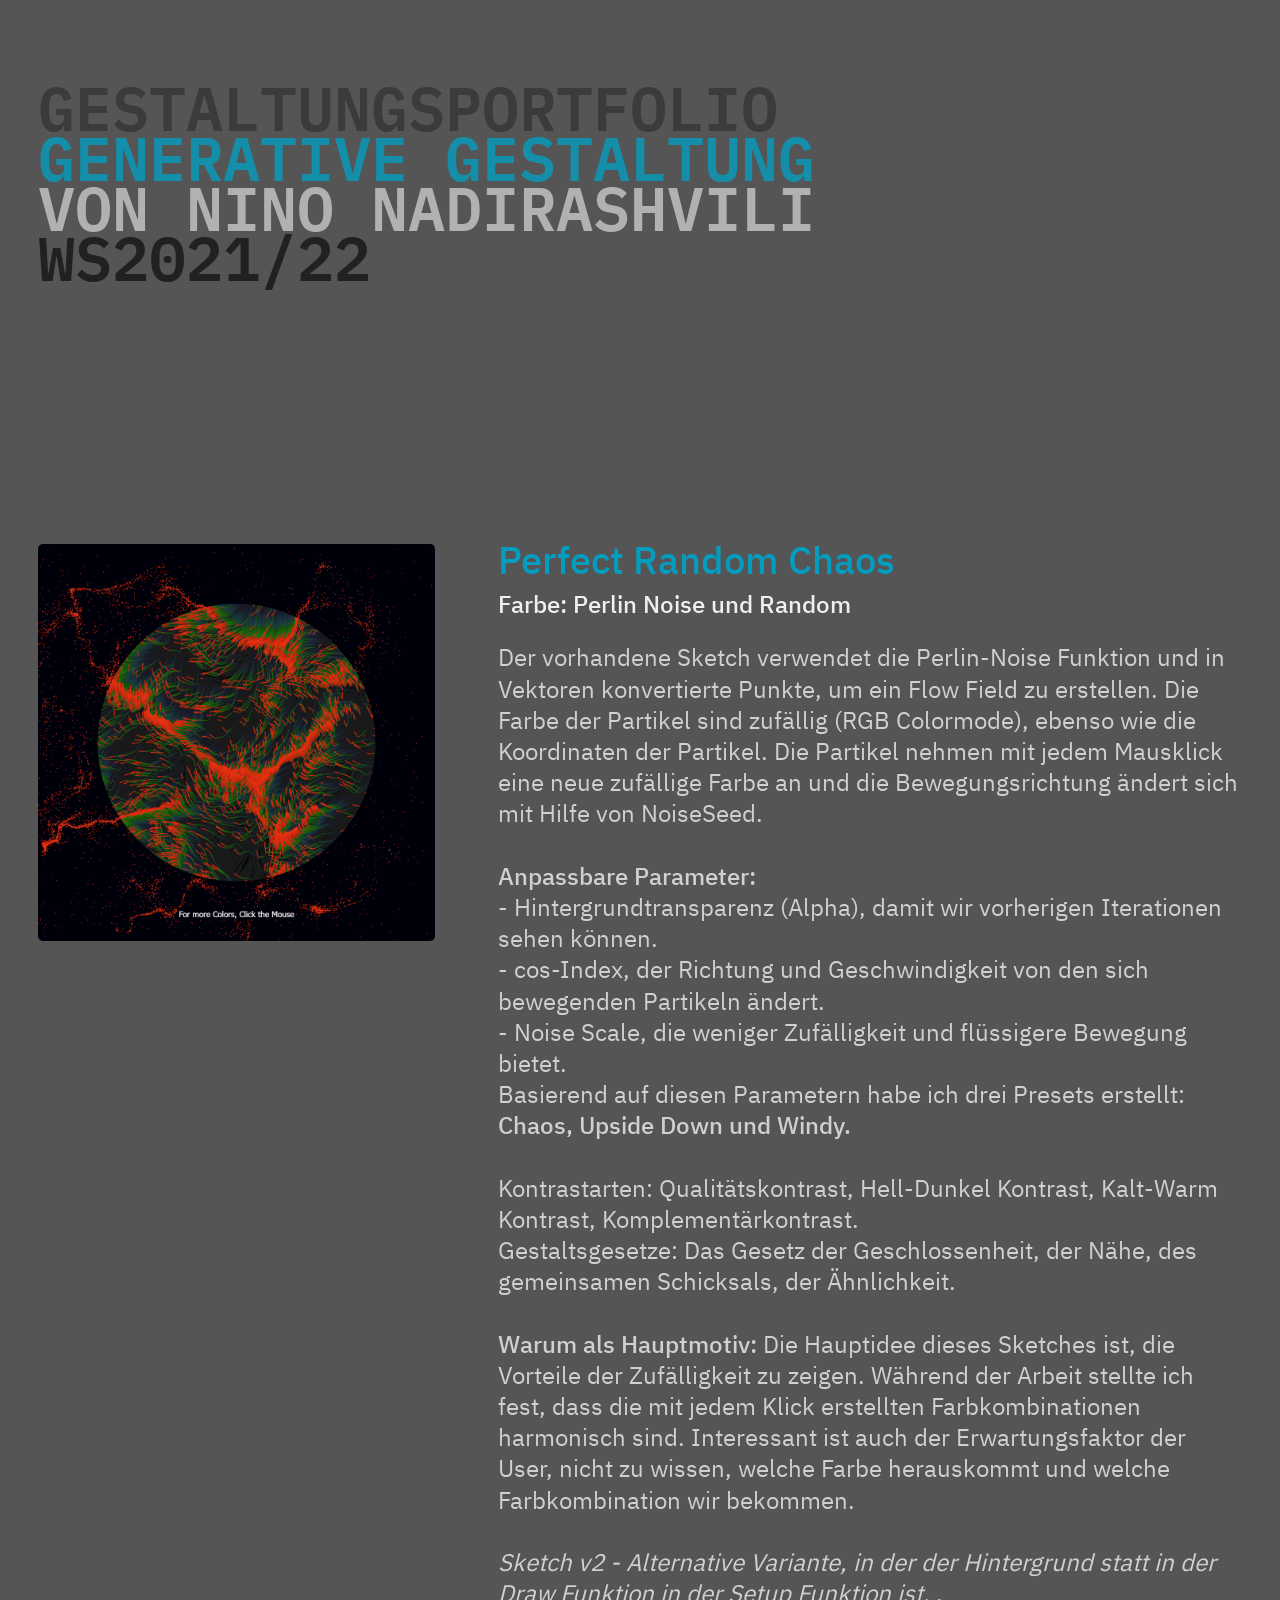
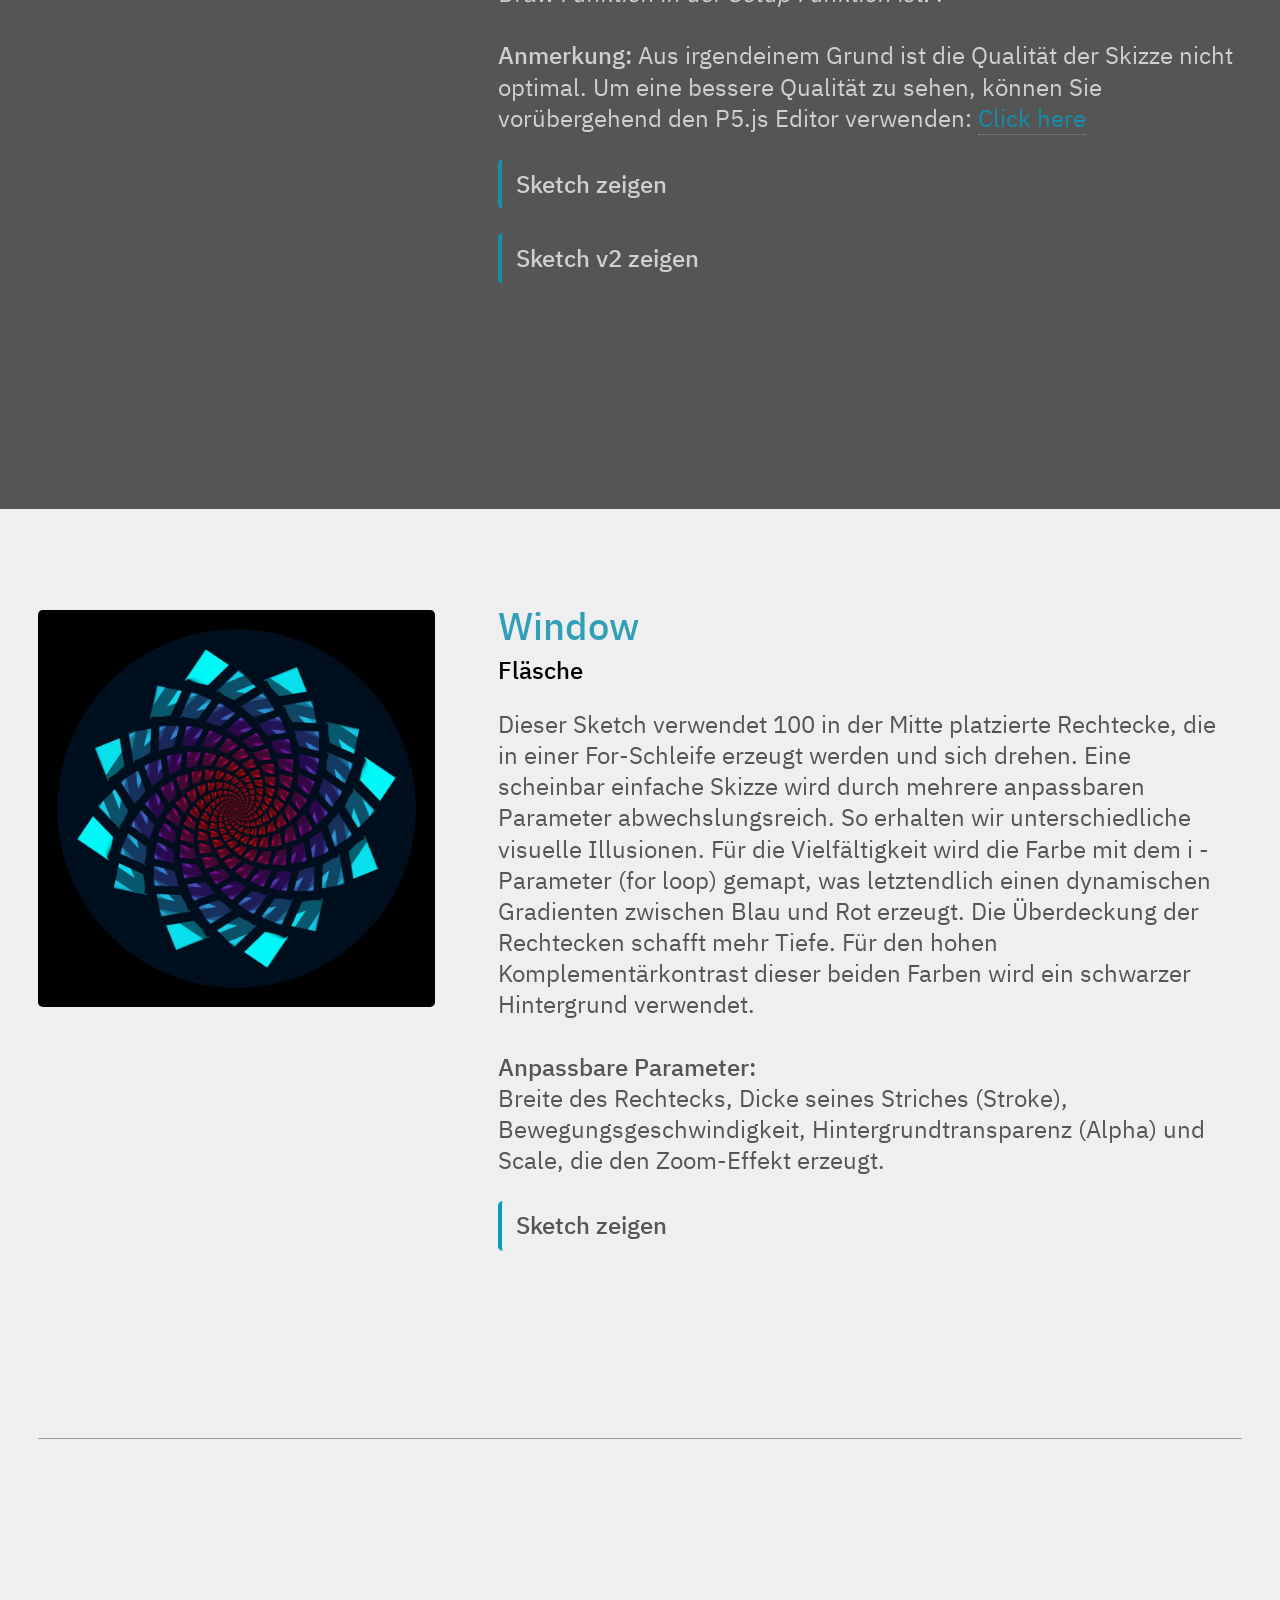
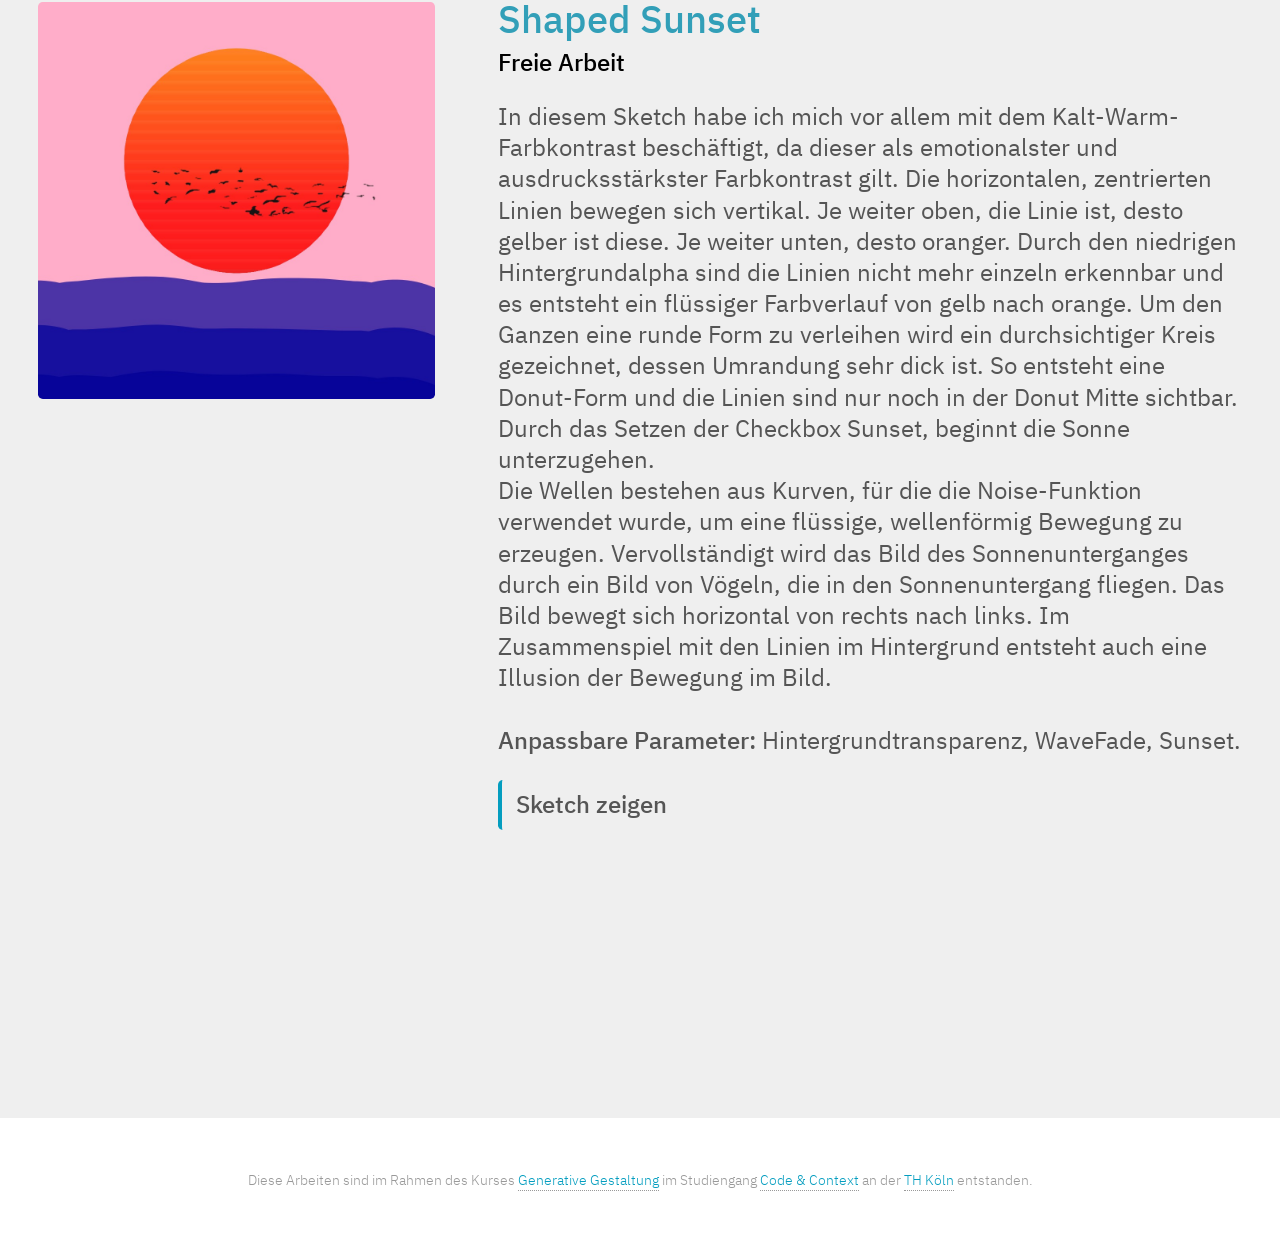
<file: index.html>
<!doctype html>
<html lang="de">

<!-- ############################################################################ 

Kurs «Generative Gestaltung» an der TH Köln
Christian Noss
christian.noss@th-koeln.de
https://twitter.com/cnoss
https://cnoss.github.io/generative-gestaltung/
    
############################################################################ -->

<head>

  <meta charset="utf-8">
  <meta name="viewport" content="width=device-width,initial-scale=1.0">
  <title>Portfolio Generative Gestaltung von Nino (Nutsa) Nadirashvili</title>
  <link rel="shortcut icon" type="image/x-icon" href="assets/img/favicon.ico">

  <!-- Custom Styles -->
  <link rel="stylesheet" href="assets/css/portfolio/010-resets.css">
  <link rel="stylesheet" href="assets/css/portfolio/020-base.css">
  <link rel="stylesheet" href="assets/css/portfolio/030-layout.css">
  <link rel="stylesheet" href="assets/css/portfolio/040-modules.css">
  <link rel="stylesheet" href="assets/css/portfolio/050-addons.css">

</head>

<body>

  <header id="l-mainHeader">
    <h1 class="l-mainHeader-title">
      <span class="l-mainHeader-title__content">Gestaltungsportfolio</span>
      <span class="l-mainHeader-title__context">Generative Gestaltung</span>
      <span class="l-mainHeader-title__author">von Nino Nadirashvili</span>
      <span class="l-mainHeader-title__year">ws2021/22</span>
    </h1>

    <div class="l-hauptmotiv">
      <!-- ContentBlock 
          ####################################################################-->
        <figure class="m-portfolioItem">
          <img class="m-portfolioItem-image" src="result-farbe/hauptmotiv - farbe.png">
          <figcaption>
            <h2 class="m-portfolioItem-title">Perfect Random Chaos</h2>
            <h3 class="m-portfolioItem-subtitle">Farbe: Perlin Noise und Random</h3>
            <p>Der vorhandene Sketch verwendet die Perlin-Noise Funktion und in Vektoren konvertierte Punkte, um ein Flow Field zu erstellen. Die Farbe der Partikel 
              sind zufällig (RGB Colormode), ebenso wie die Koordinaten der Partikel. Die Partikel nehmen mit jedem Mausklick eine neue zufällige Farbe an und die 
              Bewegungsrichtung ändert sich mit Hilfe von NoiseSeed. <br><br>
              <b>Anpassbare Parameter:</b><br>
              - Hintergrundtransparenz (Alpha), damit wir vorherigen Iterationen sehen können.<br>
              - cos-Index, der Richtung und Geschwindigkeit von den sich bewegenden Partikeln ändert.<br>
              - Noise Scale, die weniger Zufälligkeit und flüssigere Bewegung bietet. <br>
              Basierend auf diesen Parametern habe ich drei Presets erstellt: <b>Chaos, Upside Down und Windy.</b> <br><br>
              Kontrastarten: Qualitätskontrast, Hell-Dunkel Kontrast, Kalt-Warm Kontrast, Komplementärkontrast. <br>
              Gestaltsgesetze: Das Gesetz der Geschlossenheit,  der Nähe, des gemeinsamen Schicksals,  der Ähnlichkeit.<br><br>
              <b>Warum als Hauptmotiv:</b> Die Hauptidee dieses Sketches ist, die Vorteile der Zufälligkeit zu zeigen. Während der Arbeit stellte ich fest, dass 
              die mit jedem Klick erstellten Farbkombinationen harmonisch sind. Interessant ist auch der Erwartungsfaktor der User, nicht zu wissen, welche Farbe 
              herauskommt und welche Farbkombination wir bekommen. <br><br>
              <i>Sketch v2 - Alternative Variante, in der der Hintergrund statt in der Draw Funktion in der Setup Funktion ist.</i>
              .<br><br>
              <b>Anmerkung:</b> Aus irgendeinem Grund ist die Qualität der Skizze nicht optimal. Um eine bessere Qualität zu sehen, können Sie 
              vorübergehend den P5.js Editor verwenden: <a href="https://editor.p5js.org/Nutsanadirashvili/full/SLV8mmsAn"> Click here </a></p>
            <p></p>
            <p></p>
            <p><a class="m-linkButton m-linkButton--invers" href="result-farbe/index.html">Sketch zeigen</a></p>
            <p><a class="m-linkButton m-linkButton--invers" href="result-farbe/index v2.html">Sketch v2 zeigen</a></p>
          </figcaption>
        </figure>
    </div>
  </header>

  <main id="l-mainContent">
    <div class="l-grid-for-large-items">

      <!-- ContentBlock 
        ####################################################################-->
      <figure class="m-portfolioItem">
        <img class="m-portfolioItem-image" src="result-punkt-linie-flaeche/flaeche.jpg">
        <figcaption>
          <h2 class="m-portfolioItem-title">Window</h2>
          <h3 class="m-portfolioItem-subtitle">Fläsche</h3> 
          <p>Dieser Sketch verwendet 100 in der Mitte platzierte Rechtecke, die in einer For-Schleife erzeugt werden und sich drehen. Eine scheinbar einfache Skizze 
            wird durch mehrere anpassbaren Parameter abwechslungsreich. So erhalten wir unterschiedliche visuelle Illusionen. Für die Vielfältigkeit wird die Farbe 
            mit dem i - Parameter (for loop) gemapt, was letztendlich einen dynamischen Gradienten zwischen Blau und Rot erzeugt. Die Überdeckung der Rechtecken schafft
             mehr Tiefe. Für den hohen Komplementärkontrast dieser beiden Farben wird ein schwarzer Hintergrund verwendet.<br><br>
             <b>Anpassbare Parameter:</b><br>
             Breite des Rechtecks, Dicke seines Striches (Stroke), Bewegungsgeschwindigkeit, Hintergrundtransparenz (Alpha) und Scale, die den Zoom-Effekt erzeugt. 
            </p>
          <p><a class="m-linkButton" href="result-punkt-linie-flaeche/index.html">Sketch zeigen</a></p>
                
        </figcaption>
      </figure>

      <!-- ContentBlock 
        ####################################################################-->
      <figure class="m-portfolioItem">
        <img class="m-portfolioItem-image" src="result-freie-arbeit/freie_arbeit.jpg">
        <figcaption>
          <h2 class="m-portfolioItem-title">Shaped Sunset</h2>
          <h3 class="m-portfolioItem-subtitle">Freie Arbeit</h3>
          <p>In diesem Sketch habe ich mich vor allem mit dem Kalt-Warm-Farbkontrast beschäftigt, da dieser als emotionalster und ausdrucksstärkster Farbkontrast gilt. 
            Die horizontalen, zentrierten Linien bewegen sich vertikal. Je weiter oben, die Linie ist, desto gelber ist diese. Je weiter unten, desto oranger.
            Durch den niedrigen Hintergrundalpha sind die Linien nicht mehr einzeln erkennbar und es entsteht ein flüssiger Farbverlauf von gelb nach orange. Um den 
            Ganzen eine runde Form zu verleihen wird ein durchsichtiger Kreis gezeichnet, dessen Umrandung sehr dick ist. So entsteht eine Donut-Form und die Linien 
            sind nur noch in der Donut Mitte sichtbar. Durch das Setzen der Checkbox Sunset, beginnt die Sonne unterzugehen.<br>
            Die Wellen bestehen aus Kurven, für die die Noise-Funktion verwendet wurde, um eine flüssige, wellenförmig Bewegung zu erzeugen. Vervollständigt wird das 
            Bild des Sonnenunterganges durch ein Bild von Vögeln, die in den Sonnenuntergang fliegen. Das Bild bewegt sich horizontal von rechts nach links. 
            Im Zusammenspiel mit den Linien im Hintergrund entsteht auch eine Illusion der Bewegung im Bild. <br><br>
            <b>Anpassbare Parameter:</b>
            Hintergrundtransparenz, WaveFade, Sunset.</p>

          <p><a class="m-linkButton" href="result-freie-arbeit/">Sketch zeigen</a></p>
        </figcaption>
      </figure>
    </div>

  </main>

  <footer id="l-mainFooter">
    <p>
      Diese Arbeiten sind im Rahmen des Kurses <a href="https://cnoss.github.io/generative-gestaltung/">Generative
        Gestaltung</a> im Studiengang <a href="https://coco.study/">Code & Context</a> an der <a
        href="https://www.th-koeln.de/">TH Köln</a> entstanden.
    </p>
  </footer>

</body>

</html>
</file>
<file: assets/css/portfolio/020-base.css>
/*-----------------------------------------------------------------------------
base.css                                                                  
Enthält alle CSS Variabeln und grundlegende Regeln.
@media (min-width:600px) { }
@media (min-width:801px) { }
@media (min-width:1025px) {  }
@media (min-width:1281px) { }
----------------------------------------------------------------------------*/

/* Fonts
-----------------------------------------------------------------------------*/

@font-face{
  font-family:IBM_Plex_Sans;
  font-style:normal;
  font-weight:200;
  src:url('../../fonts/IBM_Plex_Sans/IBMPlexSans-Light.ttf');
}

@font-face{
  font-family:IBM_Plex_Sans;
  font-style:normal;
  font-weight:300;
  src:url('../../fonts/IBM_Plex_Sans/IBMPlexSans-Regular.ttf');
}

@font-face{
  font-family:IBM_Plex_Sans;
  font-style:normal;
  font-weight:500;
  src:url('../../fonts/IBM_Plex_Sans/IBMPlexSans-Medium.ttf');
}


@font-face{
  font-family:IBM_Plex_Mono;
  font-style:normal;
  font-weight:600;
  src:url('../../fonts/IBM_Plex_Mono/IBMPlexMono-SemiBold.ttf');
}




/* Variables
-----------------------------------------------------------------------------*/

:root {
    /* 
    Farben
    ----------------------------------------*/
    --color-text: rgb(85, 85, 85);
    --color-dark: #000;
    --color-text-light: #999;
    --color-headlines: #038CAB;
    --color-accent-hover: #015E73;
    --color-accent: #049DBF;
    --color-backgrounds: #efefef;
    --color-borders: rgba(0, 0, 0, 0.3);
    --color-button-bg: rgba(0, 0, 0, 0.8);

    /* Groessen
    ----------------------------------------*/
    --multiply: 0.3;

    --xxs:  calc(1rem * var(--multiply));
    --xs:   calc(2rem * var(--multiply));
    --s:    calc(3rem * var(--multiply));
    --m:    calc(5rem * var(--multiply));
    --l:    calc(8rem * var(--multiply));
    --xl:   calc(13rem * var(--multiply));
    --xxl:  calc(21rem * var(--multiply));
    --xxxl: calc(34rem * var(--multiply));

    /*
    Schrift
    ----------------------------------------*/
    --fontsize:     var(--m);
    --fontsize-xs:  var(--xs);
    --fontsize-s:   var(--s);
    --fontsize-l:   var(--l);
    --fontsize-xl:  var(--xl);
    --fontsize-xxl: var(--xxl);
    --font-family: IBM_Plex_Sans, Helvetica, Lucida, sans-serif;
    --font-family-mono: IBM_Plex_Mono, Courier, monospace;

    --maxwidth-text: 960px;
    --maxwidth-text-l:1200px;

    /* Font Weights */
    --fw-light: 200;
    --fw-medium: 300;
    --fw-bold: 500;

    /* Line Heights */
    --lh-tight: 110%;
    --lh-medium: 130%;
    --lh-loose: 150%;

    /* misc */
    --radius: var(--xxs);
    --shadow: 0 0 var(--xs) rgba(0,0,0,0.4);
}






/* Basic Styles & Bahavior
-----------------------------------------------------------------------------*/
html{
  scroll-behavior: smooth;
}

@media screen and (prefers-reduced-motion: reduce) {
	html {
		scroll-behavior: auto;
	}
}


body {
    font-weight: var(--fw-medium);
    font-size: var(--fontsize);
    color: var(--color-text);
    background-color: var(--color-backgrounds);
    font-family: var(--font-family);
}

@media only screen and (min-width: 600px) {
  body{
    font-size: var(--fontsize-l);
  }
}

@media only screen and (min-width: 801px) {
  body{
    font-size: var(--fontsize);
  }
}

li,
a,
p,
td,
th {
    hyphens: auto;
    -webkit-hyphens: auto;
}

/* Headlines
----------------------------------------------------------------------------*/

h1 {
  font-size: var(--fontsize-xl);
}

h2 {
  font-size: var(--fontsize-l);
  color: var(--color-headlines);
  margin-bottom: var(--xl);
  line-height: var(--lh-tight);
}

h3 {
  font-size: var(--fontsize);
}

h4,
h5,
h6 {
  font-size: var(--fontsize);
  font-weight: var(--fw-bold);
  line-height: var(--lh-tight);
}


h1, h2, h3{
  font-weight: var(--fw-bold);
}

h3,
h4 {
  color: var(--color-dark);
}


h2+h3,
h3:first-of-type {
  padding-top: 0;
}

.title,
.subtitle {
  margin-bottom: var(--m);
}

.title+.subtitle {
  margin-top: calc(var(--m) * -1); /*calc(var(--xs) - var(--m)); */
}


/* Mengentexte
----------------------------------------------------------------------------*/

p, li, td, th{
  line-height: 130%;
}

.is-big {
  font-size: 130%;
}


/* Links
----------------------------------------------------------------------------*/

a{
color: var(--color-accent);
text-decoration: none;
display: inline-block;
border-bottom: dotted 1px var(--color-text-light);
overflow-wrap: break-word;
word-wrap: break-word;
hyphens: auto;
}
</file>
<file: assets/css/portfolio/030-layout.css>
/*----------------------------------------------------------------------------
layout.css                                                                  
Enthält alle Regeln zum Layout.  

@media (min-width:600px) { }
@media (min-width:801px) { }
@media (min-width:1025px) {  }
@media (min-width:1281px) { }
----------------------------------------------------------------------------*/


/* Main Header
-----------------------------------------------------------------------------*/

#l-mainHeader{
  padding: var(--l);
  background: var(--color-text);
  color: var(--color-backgrounds);
  margin-bottom: var(--xl);
}

.l-mainHeader-title{
  margin-bottom: var(--xxl);
  margin-bottom: var(--xxxl);
  padding-bottom: var(--xxl);
  text-transform: uppercase;
  font-family: var(--font-family-mono);
  color: var(--color-dark);
  font-size: var(--xl);
  line-height: 80%;
}

.l-mainHeader-title__content,
.l-mainHeader-title__context,
.l-mainHeader-title__author,
.l-mainHeader-title__year{
  display: block;
  opacity: 0.3;
}

.l-mainHeader-title__context{
  color: var(--color-accent);
  opacity: 0.8;
}

.l-mainHeader-title__author{
  color: var(--color-backgrounds);
  opacity: 0.6;
}

.l-mainHeader-title__year{
  color: var(--color-dark);
  opacity: 0.6;
}


#l-mainHeader .m-portfolioItem-title{
  color: var(--color-accent);
  opacity: 1;
}

#l-mainHeader .m-portfolioItem-subtitle{
  color: var(--color-backgrounds);
  opacity: 1;
}

#l-mainHeader figcaption p{
  opacity: 0.8;
}


@media screen and (min-width:1281px) {
  #l-mainHeader > *{
    width: 1200px;
    margin-left: auto;
    margin-right: auto;
  }

  #l-mainHeader{
    margin-bottom: var(--xxxl);
  }
}



/* Main Footer
-----------------------------------------------------------------------------*/

#l-mainFooter{
  padding: var(--l);
  font-weight: var(--fw-light);
  font-size: var(--fontsize-s);
  margin-top: var(--xl);
  background-color: #fff;
  color: var(--color-text-light);
  text-align: center;
}

@media screen and (min-width:1281px) {
  #l-mainFooter {
    padding-top: var(--m);
    padding-bottom: var(--l);
  }
}


/* Main Content
-----------------------------------------------------------------------------*/

#l-mainContent{
  padding: var(--l);
}

@media screen and (min-width:1281px) {
  #l-mainContent {
    width: 1200px;
    margin: auto;
    padding: 0;
  }
}
</file>
<file: assets/css/portfolio/040-modules.css>
/* ----------------------------------------------------------------------------
components.css                                                                  
Enthält alle Regeln zu Module.  

@media (min-width:600px) { }
@media (min-width:801px) { }
@media (min-width:1025px) {  }
@media (min-width:1281px) { }
----------------------------------------------------------------------------*/



/* Portfolio Item
-----------------------------------------------------------------------------*/

.m-portfolioItem{
  margin-bottom: var(--xxxl);
  z-index: 1;
  position: relative;
}

@media only screen and (min-width: 801px) {
  .m-portfolioItem{
    display: grid;
    grid-template-columns: 33% 1fr;
    grid-column-gap: var(--xl);
  }
}

.m-portfolioItem + .m-portfolioItem {
  border-top: solid 1px var(--color-text-light);
  padding-top: var(--xxxl);
  margin-top: var(--xxxl);
}

.m-portfolioItem-title, .m-portfolioItem-subtitle{
  padding: 0;
  margin: 0;
  margin-bottom: var(--m);
}

.m-portfolioItem-title{
  margin-top: calc(var(--xxs) * -1);
  opacity: 0.8;
}

.m-portfolioItem-title + .m-portfolioItem-subtitle{
  margin-top: calc(var(--s) * -1);
}

.m-portfolioItem-image{
  margin-bottom: var(--m);
  border-radius: var(--radius);
}

.m-portfolioItem-image{
  margin-bottom: var(--m);
  border-radius: var(--radius);
}


/* Buttons
-----------------------------------------------------------------------------*/

.m-linkButton{
  display: inline-block;
  padding: var(--xs) var(--s);
  color: var(--color-text);
  border: none;
  border-left: solid var(--xxs) var(--color-accent);
  transition: all 0.4s;
  font-weight: var(--fw-bold);
  border-radius: var(--radius);
}

.m-linkButton--invers{
  color: var(--color-backgrounds);
}

.m-linkButton:hover{
  background: var(--color-accent-hover);
  color: var(--color-backgrounds);
  box-shadow: var(--shadow);
}
</file>
<file: assets/css/portfolio/050-addons.css>
/*-----------------------------------------------------------------------------
addons.css                                                                  
Enthält alle zusätzlichen Klassen und Erweiterungen
----------------------------------------------------------------------------*/
</file>
<file: assets/css/portfolio/010-resets.css>
/*----------------------------------------------------------------------------
reset.css                                                                  
Enthält alle projektspezifischen Resets.
----------------------------------------------------------------------------*/

/*! normalize.css v8.0.1 | MIT License | github.com/necolas/normalize.css */
html{line-height:1.15;-webkit-text-size-adjust:100%}body{margin:0}main{display:block}h1{font-size:2em;margin:0.67em 0}hr{box-sizing:content-box;height:0;overflow:visible}pre{font-family:monospace, monospace;font-size:1em}a{background-color:transparent}abbr[title]{border-bottom:none;text-decoration:underline;text-decoration:underline dotted}b,strong{font-weight:bolder}code,kbd,samp{font-family:monospace, monospace;font-size:1em}small{font-size:80%}sub,sup{font-size:75%;line-height:0;position:relative;vertical-align:baseline}sub{bottom:-0.25em}sup{top:-0.5em}img{border-style:none}button,input,optgroup,select,textarea{font-family:inherit;font-size:100%;line-height:1.15;margin:0}button,input{overflow:visible}button,select{text-transform:none}[type="button"],[type="reset"],[type="submit"],button{-webkit-appearance:button}[type="button"]::-moz-focus-inner,[type="reset"]::-moz-focus-inner,[type="submit"]::-moz-focus-inner,button::-moz-focus-inner{border-style:none;padding:0}[type="button"]:-moz-focusring,[type="reset"]:-moz-focusring,[type="submit"]:-moz-focusring,button:-moz-focusring{outline:1px dotted ButtonText}fieldset{padding:0.35em 0.75em 0.625em}legend{box-sizing:border-box;color:inherit;display:table;max-width:100%;padding:0;white-space:normal}progress{vertical-align:baseline}textarea{overflow:auto}[type="checkbox"],[type="radio"]{box-sizing:border-box;padding:0}[type="number"]::-webkit-inner-spin-button,[type="number"]::-webkit-outer-spin-button{height:auto}[type="search"]{-webkit-appearance:textfield;outline-offset:-2px}[type="search"]::-webkit-search-decoration{-webkit-appearance:none}::-webkit-file-upload-button{-webkit-appearance:button;font:inherit}details{display:block}summary{display:list-item}template{display:none}[hidden]{display:none}





/* Basic Resets 
-----------------------------------------------------------------------------*/

h1,
h2,
h3,
h4 {
    letter-spacing: normal;
}



/* Figure Reset
-----------------------------------------------------------------------------*/

figure {
    margin: 0;
}


/* Image Reset 
-----------------------------------------------------------------------------*/

img {
  width: 100%;
}



/* List Reset 
-----------------------------------------------------------------------------*/

ul {
  margin: 0;
  padding: 0;
}



/* Refinements 
-----------------------------------------------------------------------------*/
*{
  box-sizing: border-box;
}
</file>
